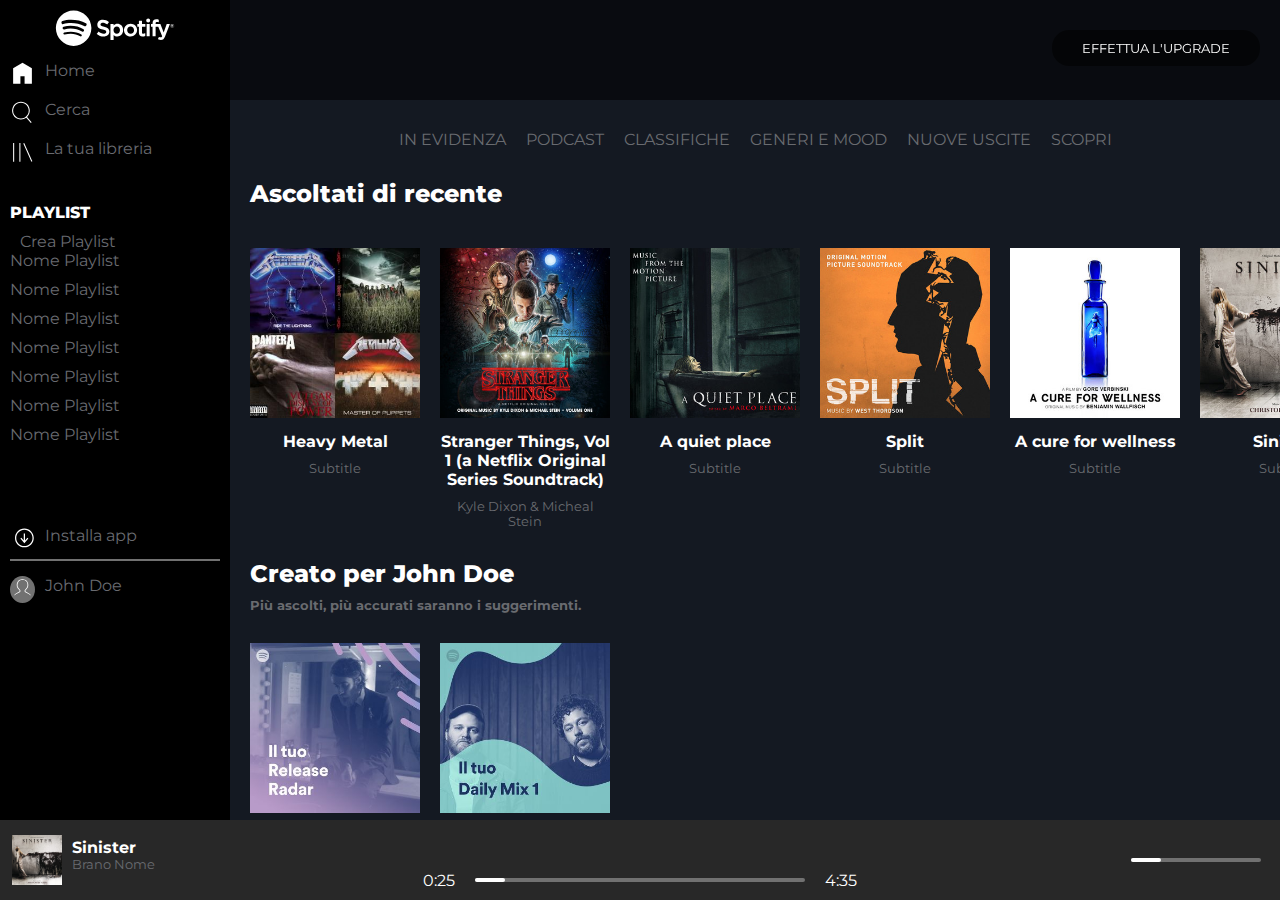
<file: index.html>
<!DOCTYPE html>
<html lang="en">
<head>
    <meta charset="UTF-8">
    <meta name="viewport" content="width=device-width, initial-scale=1.0">
    <title>Document</title>
    <link rel="stylesheet" href="https://cdnjs.cloudflare.com/ajax/libs/font-awesome/6.5.1/css/all.min.css" integrity="sha512-DTOQO9RWCH3ppGqcWaEA1BIZOC6xxalwEsw9c2QQeAIftl+Vegovlnee1c9QX4TctnWMn13TZye+giMm8e2LwA==" crossorigin="anonymous" referrerpolicy="no-referrer" />
    <link href="https://fonts.googleapis.com/css2?family=Montserrat:wght@300;500;600;700;800&display=swap" rel="stylesheet">
    <link rel="stylesheet" href="stylecss/style.css">
    <link rel="stylesheet" href="stylecss/responsive.css">
</head>
<body>
    <div class="big-box">
        <div class="side-bar">
            <img src="img/logo.svg" alt="" id="logo">
            <img src="img/logo-small.svg" alt="" id="small-logo">
            <ul class="row-icons">
                <li><img src="img/home.svg" alt="" class="wd-25"></li>
                <li class="white none">Home</li>
            </ul>    
            <ul class="row-icons">
                <li><img src="img/search.svg" alt="" class="wd-25"></li>
                <li class="white none">Cerca</li>
            </ul> 
            <ul class="row-icons">
                <li><img src="img/libreria.svg" alt="" class="wd-25"></li>
                <li class="white none">La tua libreria</li>
            </ul>  
            <h2 class="none">PLAYLIST</h2>  
            <ul class="row-icons none">
                <li><i class="fa-solid fa-square-plus"></i></li>
                <li class="center white">Crea Playlist</li>
            </ul>             
            <ul class="scroll none">
                <li class="playlist white">Nome Playlist</li>
                <li class="playlist white">Nome Playlist</li>
                <li class="playlist white">Nome Playlist</li>
                <li class="playlist white">Nome Playlist</li>
                <li class="playlist white">Nome Playlist</li>
                <li class="playlist white">Nome Playlist</li>
                <li class="playlist white">Nome Playlist</li>
                <li class="playlist white">Nome Playlist</li>
                <li class="playlist white">Nome Playlist</li>
                <li class="playlist white">Nome Playlist</li>
                <li class="playlist white">Nome Playlist</li>
                <li class="playlist white">Nome Playlist</li>
                <li class="playlist white">Nome Playlist</li>
                <li class="playlist white">Nome Playlist</li>
                <li class="playlist white">Nome Playlist</li>
                <li class="playlist white">Nome Playlist</li>
                <li class="playlist white">Nome Playlist</li>
                <li class="playlist white">Nome Playlist</li>
                <li class="playlist white">Nome Playlist</li>
                <li class="playlist white">Nome Playlist</li>
                <li class="playlist white">Nome Playlist</li>
                <li class="playlist white">Nome Playlist</li>
            </ul>  
            <div class="download">
                <ul class="row-icons border ht-35">
                    <li><img src="img/download.svg" alt="" class="wd-25"></li>
                    <li class="white none">Installa app</li>
                </ul>   
                <ul class="row-icons">
                    <li><img src="img/profile.svg" alt="" class="wd-25 single-img"></li>
                    <li class="white none">John Doe</li>
                </ul> 
            </div>
        </div>        
        <div class="center-content">
            <header>
                <button>EFFETTUA L'UPGRADE</button>
            </header>   
            <main>
                <div class="main-content">
                    <div class="container-navbar">
                        <ul class="nav-bar">
                            <li class="option white">IN EVIDENZA</li>
                            <li class="option white">PODCAST</li>
                            <li class="option white">CLASSIFICHE</li>
                            <li class="option white">GENERI E MOOD</li>
                            <li class="option white">NUOVE USCITE</li>
                            <li class="option white">SCOPRI</li>
                        </ul>
                    </div>
                    <div class="main-container">
                        <h2>Ascoltati di recente</h2>
                        <div class="row">
                            <div class="col">
                                <div class="position">
                                    <img src="img/metal_lifting.jpg" alt="">                           
                                    <i class="fa-regular fa-circle-play play"></i> 
                                </div>                           
                                <div class="card">
                                    <div class="title">Heavy Metal</div>
                                    <div class="sub-title">Subtitle</div>
                                </div>
                            </div>
                            <div class="col">
                                <div class="card">
                                    <div class="position">
                                        <img src="img/stranger.jpeg" alt="">
                                        <i class="fa-regular fa-circle-play play"></i> 
                                    </div>
                                    <div class="title stranger">Stranger Things, Vol 1 (a Netflix Original Series Soundtrack)</div>
                                    <div class="sub-title">Kyle Dixon & Micheal Stein</div>
                                </div>
                            </div>
                            <div class="col">
                                <div class="position">
                                    <img src="img/aquietplace.jpeg" alt="">
                                    <i class="fa-regular fa-circle-play play"></i> 
                                </div>
                                <div class="card">
                                    <div class="title">A quiet place</div>
                                    <div class="sub-title">Subtitle</div>
                                </div>
                            </div>
                            <div class="col">
                               <div class="position">
                                    <img src="img/split.jpeg" alt="">
                                    <i class="fa-regular fa-circle-play play"></i> 
                               </div>
                                <div class="card">
                                    <div class="title">Split</div>
                                    <div class="sub-title">Subtitle</div>
                                </div>
                            </div>
                            <div class="col">
                                <div class="position">
                                    <img src="img/cure.jpeg" alt="">
                                    <i class="fa-regular fa-circle-play play"></i> 
                                </div>
                                <div class="card">
                                    <div class="title">A cure for wellness</div>
                                    <div class="sub-title">Subtitle</div>
                                </div>
                            </div>
                            <div class="col">
                                <div class="position">
                                    <img src="img/sinister.jpeg" alt="">
                                    <i class="fa-regular fa-circle-play play"></i> 
                                </div>
                                <div class="card">
                                    <div class="title">Sinister</div>
                                    <div class="sub-title">Subtitle</div>
                                </div>
                            </div>
                        </div>
                        <div class="mg-20">
                            <h2>Creato per John Doe</h2>
                            <h4>Più ascolti, più accurati saranno i suggerimenti.</h4>
                            <div class="row">
                                <div class="col">
                                    <div class="position">
                                        <img src="img/radar.jpeg" alt="">                           
                                        <i class="fa-regular fa-circle-play play"></i> 
                                    </div>                           
                                    <div class="card">
                                        <div class="title">Release</div>                                      
                                    </div>
                                </div>
                                <div class="col">
                                    <div class="position">
                                        <img src="img/mixdaily.jpeg" alt="">                           
                                        <i class="fa-regular fa-circle-play play"></i> 
                                    </div>                           
                                    <div class="card">
                                        <div class="title">Daily Mix 1</div>                                       
                                    </div>
                                </div>
                            </div>    
                        <div class="mg-20">
                            <h2>Artisti più popolari</h2>
                            <h4>Più ascolti, più accurati saranno i suggerimenti.</h4>
                            <div class="row">
                                <div class="col">
                                    <div class="position">
                                        <img src="img/youg.jpeg" alt="" class="radius">                          
                                        <i class="fa-regular fa-circle-play play"></i> 
                                    </div>                           
                                    <div class="card">
                                        <div class="title">Lana del Rey</div>                                      
                                    </div>
                                </div>
                                <div class="col">
                                    <div class="position">
                                        <img src="img/einaudi.jpeg" alt="" class="radius">                          
                                        <i class="fa-regular fa-circle-play play"></i> 
                                    </div>                           
                                    <div class="card">
                                        <div class="title">Ludovico Einaudi</div>                                      
                                    </div>
                                </div>
                            </div>                        
                        </div>
                    </div>
                </div>
            </main>           
        </div>
    </div> 
    <footer>
        <div class="small-box">
            <div class="side-menu-left">
                <div class="left">
                    <div class="sinister"></div>  
                    <div class="text">
                        <div class="title">Sinister</div>
                        <div class="sub-title">Brano Nome</div>
                    </div>                
                </div>
                <div class="right">
                   <div class="icons-right">
                        <i class="fa-regular fa-heart"></i>
                        <i class="fa-regular fa-folder"></i>
                   </div>
                </div>
            </div>
            <div class="center-menu">
                <div class="center-top">
                    <i class="fa-solid fa-shuffle"></i>
                    <i class="fa-solid fa-forward-fast"></i>
                    <i class="fa-regular fa-circle-play"></i>
                    <i class="fa-solid fa-backward-fast"></i>
                    <i class="fa-solid fa-arrow-rotate-right"></i>               
                </div>
                <div class="center-bottom">
                    <div class="number">0:25</div>
                    <div class="progress-bar">
                        <div class="current-progress">
                            <div class="marker"></div>
                        </div>
                    </div>   
                    <div class="number">4:35</div>                
                </div>
            </div>
            <div class="side-menu-right">
                <div class="left"> 
                    <div class="progress-bar">
                        <div class="current-progress">
                            <div class="marker"></div>
                        </div>
                    </div>                   
                </div>
                <div class="right">
                    <div class="icons-left">
                        <i class="fa-solid fa-list"></i>
                        <i class="fa-solid fa-desktop"></i>
                        <i class="fa-solid fa-volume-high"></i>
                    </div>
                </div>
            </div>
        </div>  
    </footer> 
</body>
</html>
</file>
<file: stylecss/style.css>
/* GENERICS */
*{
    margin: 0;
    padding: 0;
    box-sizing: border-box;
}
body{
    font-family: 'Montserrat', sans-serif;
}
header{
    background-color: rgba(0, 0, 0, 0.529); 
    height: 100px;
    position: sticky;
    top: 0;
    right: 0;
    left: 0;
    z-index: 1;
    text-align: right;
    padding-right: 20px;
    line-height: 95px;
    margin-bottom: 30px;
}
/*  UTILITIES */
button{
    font-family: 'Montserrat', sans-serif;
    background-color: rgba(0, 0, 0, 0.529); 
    color: white;
    padding: 10px 30px;
    border-radius: 17px;
    border: none;
    cursor: pointer;
}
ul{
    list-style-type: none;
}
h2{
    color: white;
    font-weight: 800;
    margin-bottom: 10px;
}
h3{
    color: white;
    text-align: center;
}
h4{
    color: #696B70;
    font-size: .8rem;
}
.row{
    display: flex;
    gap: 20px;
}
.col{
    flex-basis: calc(100% / 6 - 40px / 5);
    text-align: center;
}
img{
    width: 170px;
    margin-bottom: 10px;
}
/* AD HOC */
.big-box{
    height: calc(100vh - 80px);
    overflow: auto;
    display: flex;
}
.side-bar{
    flex-basis: 230px;
    flex-shrink: 0;
    background-color: black;  
    padding: 10px; 
    overflow: hidden;
}
.center-content{
    flex-grow: 1;
    background-color: #141922;
    overflow: auto;    
}
.container-navbar ul{
    display: flex;
    justify-content: center;
    column-gap: 20px;
    color: #696B70;
}
.main-container{
    padding: 30px 20px;
}
.main-container .row{
    padding-top: 30px;
}
.title{
    color: white;
    font-weight: 700;
    margin-bottom: 10px;
}
.sub-title{
    font-size: .8rem;
    margin-bottom: 10px;
    color: #696B70;
}
.stranger{
    width: 170px;
}
.mg-20{
    margin-top: 20px;
}
.radius{
    border-radius: 50%;
}
#logo{
    width: 120px;
    text-align: center;
    display: block;
    margin: auto;
    margin-bottom: 15px;
}
#small-logo{
    width: 30px;
    display: none;
}
.row-icons{
    display: flex;
    gap: 10px;
}
.wd-25{
    width: 25px;
}

.side-bar li{
    color: #696B70;
}
.side-bar h2{
    font-size: 1rem;
    margin-top: 25px;
}
.fa-square-plus{
    font-size: 2.5rem;
    margin-bottom: 20px;
}
.center{
    align-self: center;
}
.playlist{
    padding-bottom: 10px;
   
}
.scroll{
    overflow: auto;
    height: 200px;
    margin-bottom: 75px;
}
.border{
    margin-bottom: 15px;
    border-bottom: 2px solid #717171;
}
.ht-35{
    height: 35px;
}
.single-img{
    padding: 3px;
    background-color: #717171;
    border-radius: 50%;
}
.small-box{
    background-color: #282828;
    height: 80px;
    display: flex;
}
.side-menu-left{
    flex-basis: 230px;
    flex-shrink: 0;
    display: flex;
}
.left{
    flex-basis: 80%;
    display: flex;
    align-items: center;
    justify-content: center;
    gap: 10px;
}
.right{
    flex-basis: 30%;
}
.sinister{
    background-image: url(../img/sinister.jpeg);
    background-size: contain;
    background-repeat: no-repeat;
    height: 63%;
    width: 30%;
}
.text{
    width: 83px;
}
.text .title{
    color: white;
    font-weight: 700;
    margin-bottom: 0;
}
.text .sub-title{
    font-size: .8rem;
    color: #696B70;
}
.icons-right{
    height: 75px;
    display: flex;
    align-items: center;
    justify-content: space-around;
    color: #717171;
}
.side-menu-right{
    flex-basis: 230px;
    flex-shrink: 0;
    display: flex;
}
.side-menu-right .right{
    order: -1;
}
.icons-left{
    height: 75px;
    display: flex;
    align-items: center;
    gap: 10px;
    color: white;
}
.progress-bar{
    border-radius: 10px;
    height: 4px;
    background-color: #717171;
    width: 130px;
}
.progress-bar .current-progress{
    border-radius: 10px;
    width: 30px;
    height: 100%;
    background-color: white;
    position: relative;
}
.current-progress .marker{
    height: 8px;
    width: 8px;
    border-radius: 50%;
    background-color: white;
    display: none;
    position: absolute;
    top: 50%;
    left: 50%;
    translate: 95% -50%;
    right: 0;
}
.center-menu{
    flex-grow: 1;
    text-align: center;
    color: white;
}
.center-top{
    height: 50%;  
    padding-top: 10px;  
}
.center-top > *{
    margin-left: 30px;
    font-size: 1.4rem;
}
.center-bottom{
    height: 50%;
    display: flex;
    align-items: center;
    justify-content: center;
}
.center-bottom .progress-bar{
    width: 330px;
    margin: 0 20px;
}
.progress-bar:hover .current-progress{
    background-color: #ADFF2F;
    cursor: pointer;
}
.progress-bar:hover .marker{
    display: inline-block;
    cursor: pointer;
}
.fa-list:hover{
    text-shadow: 0 0 10px white;
    cursor: pointer;
}
.fa-desktop:hover{
    text-shadow: 0 0 10px white;
    cursor: pointer;
}
.fa-volume-high:hover{
    text-shadow: 0 0 10px white;
    cursor: pointer;
}
.fa-circle-play:hover{
    scale: 1.8;
    cursor: pointer;
}
.fa-heart:hover{
    color: white;
    cursor: pointer;
}
.fa-folder:hover{
    color: white;
    cursor: pointer;
}
.left .sub-title:hover{
    color: white;
    cursor: pointer;
}
.white:hover{
    color: white;
}
button:hover{
    scale: 1.1;
}
.col:hover img{
    filter: grayscale(.8);
}
.play{
    position: absolute;
    top: 50%;
    left: 50%;
    color: white;
    transform: translate(-37%, -50%);
    scale: 1.8;  
    display: none; 
}
.position{
    position: relative;
    cursor: pointer;
}
.col:hover .play{
    display: inline-block;
}
.nav-bar > li:active::after{
    content: '';
    display: block;
    width: 30%;
    height: 2px;
    background-color: #ADFF2F;
    margin: auto;
}
.option{
    cursor: pointer;
}
</file>
<file: stylecss/responsive.css>
@media screen and (max-width: 992px){
    .container-navbar ul{
        height: 115px;
        flex-wrap: wrap;
        gap: 30px;
    }
    .row{
        flex-wrap: wrap;
        gap: 8px;
    }
    .col{
        flex-basis: calc(100% / 4 - 18px / 3);
    }
    .scroll{
        height: 205px;
    }
}
@media screen and (max-width: 768px){
    .icons-right{
        gap: 5px;
        flex-direction: column;
        justify-content: center;
    }
    .center-menu{
        width: 250px;
    }
    .progress-bar{
        width: 75%;
    }
    .center-bottom .progress-bar{
        width: 40%;
    }
    .center-top{
        width: 92%;
    }
    .center-top > * {
        font-size: 1rem;
        margin-left: 15px;
    }
    .col{
        flex-basis: calc(100% / 2 - 30px);
    }
    .row{
        flex-wrap: wrap;
        gap: 8px;
    }
    .scroll{
        height: 205px;
    }
}
@media screen and (max-width: 576px){
    #logo{
        display: none
    }
    #small-logo{
        display: block;
    }
    .none{
        display: none;
    }
    .border{
        border-bottom-style: hidden;
    }
    .download{
        margin-top: 410px;
    }
    .side-bar{
        flex-basis: 55px;
    }
    .side-menu-left{
        flex-basis: 185px;
    }
    .side-menu-right{
        flex-basis: 185px;
    }
    .sinister{
        width: 25%;
    }
    .text .title{
        font-size: .9rem;
    }
    .text .sub-title{
        font-size: .5rem;
    }
    .icons-right{
        align-items: flex-start;
    }
    .icons-left{
        font-size: .8rem;
        height: 80px;
    }
    .number{
        font-size: 0.8rem;
    }
    .center-top{
        font-size: .5rem;
    }
    .center-bottom .progress-bar{
        width: 55%;
        margin: 0 10px;
    }
    .container-navbar ul{
        gap: 10px;
    }
}
</file>
